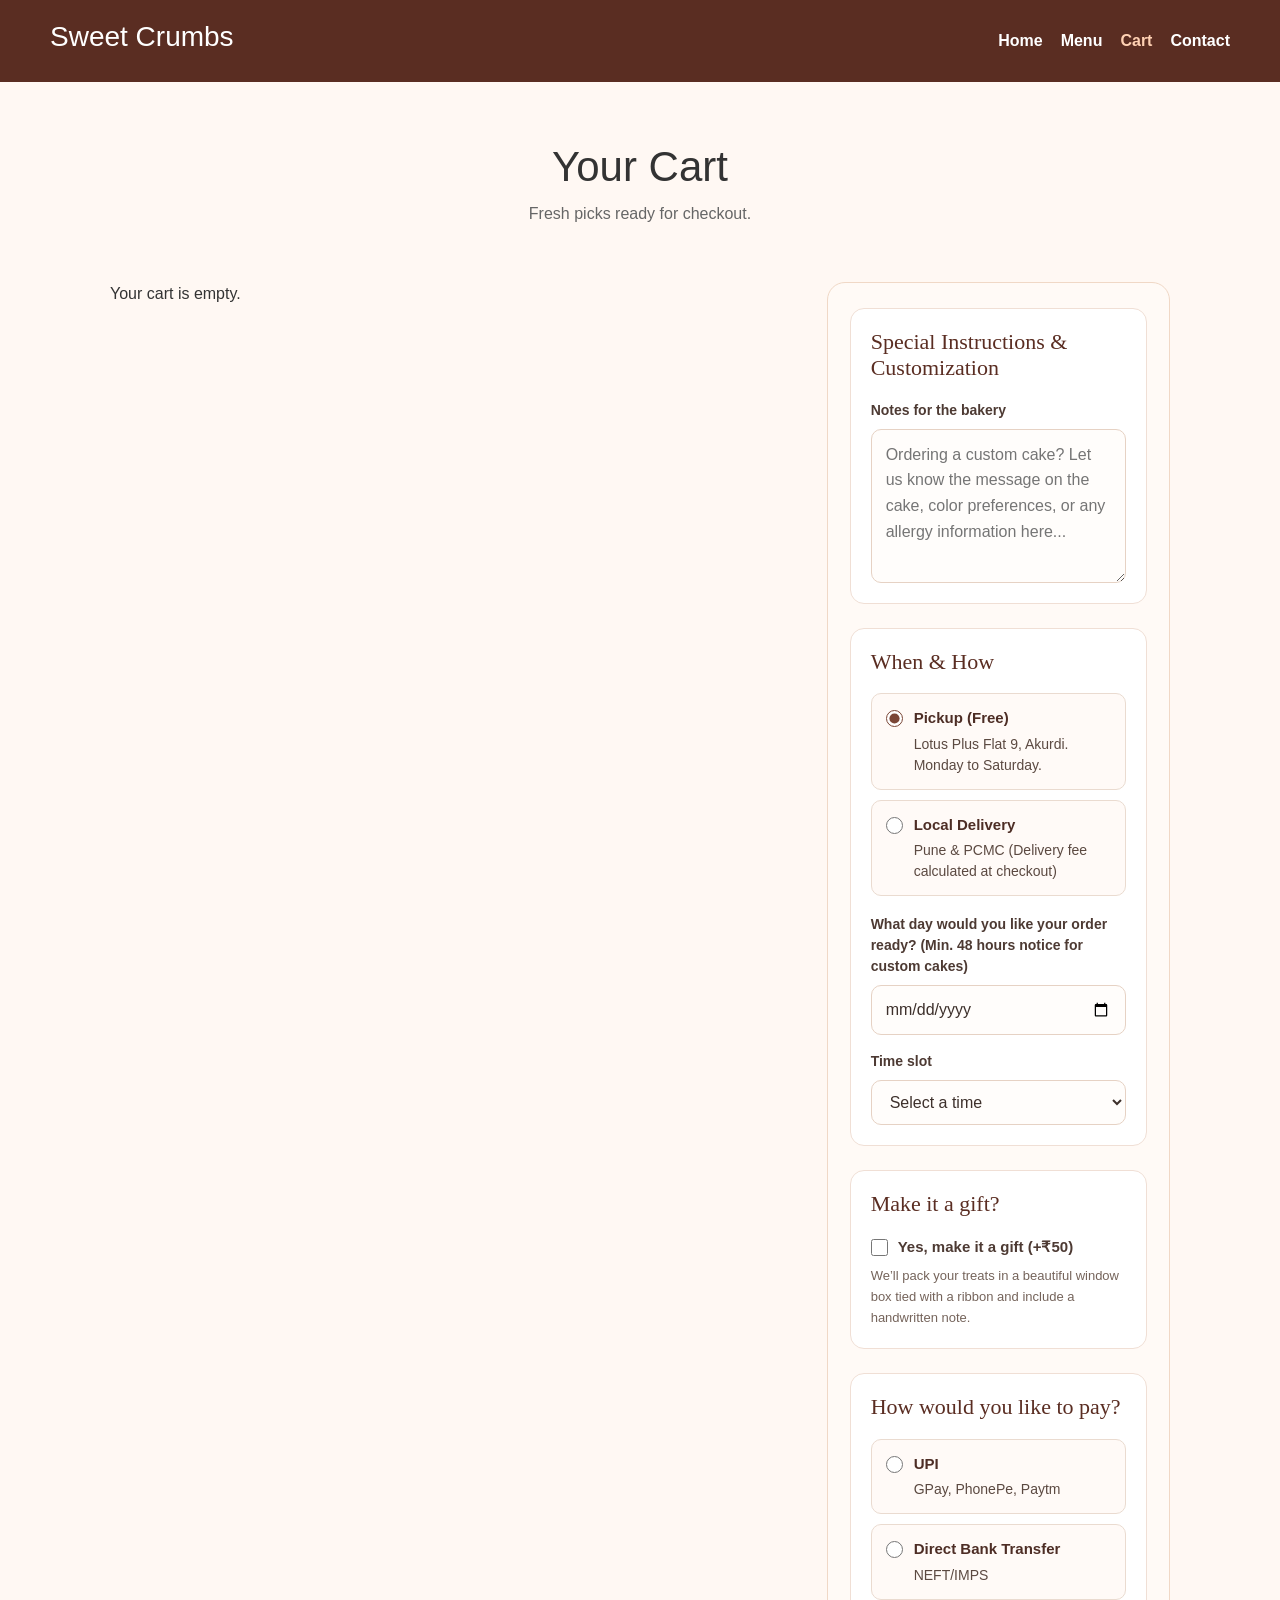
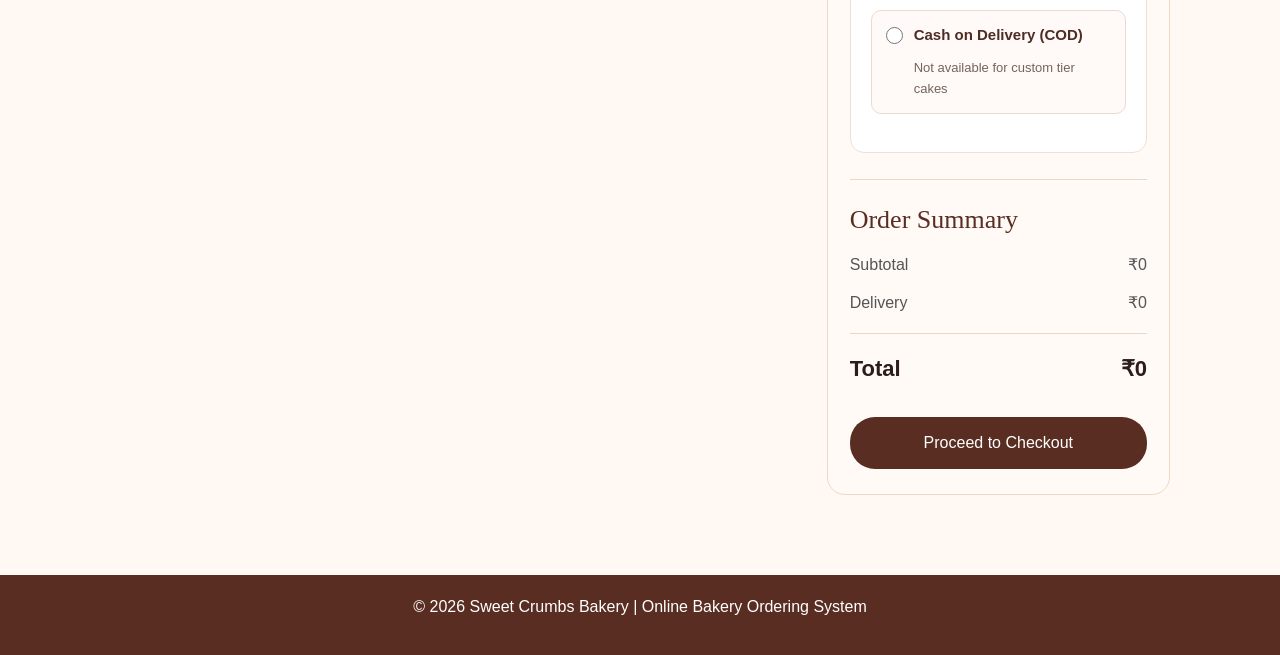
<file: cart.html>
<!DOCTYPE html>
<html>
<head>
    <title>Cart | Sweet Crumbs Bakery</title>
    <link rel="stylesheet" href="https://cdn.jsdelivr.net/npm/bootstrap@5.3.3/dist/css/bootstrap.min.css">
    <link rel="stylesheet" href="style.css">
    <link rel="stylesheet" href="cart.css">
</head>

<body>
    <header>
        <h1>Sweet Crumbs</h1>

        <nav>
            <a href="index.html">Home</a>
            <a href="menu.html">Menu</a>
            <a href="cart.html">Cart</a>
            <a href="contact.html">Contact</a>
        </nav>
    </header>

    <main class="cart-page">
        <section class="cart-header">
            <h2>Your Cart</h2>
            <p>Fresh picks ready for checkout.</p>
        </section>

        <section id="cartItems" class="cart-items"></section>

        <section class="checkout-box">
            <form class="checkout-options-form" id="checkoutOptions">
                <section class="checkout-form-section" aria-labelledby="instructions-heading">
                    <h3 id="instructions-heading">Special Instructions &amp; Customization</h3>
                    <label class="checkout-field-label" for="orderNotes">Notes for the bakery</label>
                    <textarea
                        id="orderNotes"
                        name="orderNotes"
                        rows="5"
                        placeholder="Ordering a custom cake? Let us know the message on the cake, color preferences, or any allergy information here..."></textarea>
                </section>

                <section class="checkout-form-section" aria-labelledby="fulfillment-heading">
                    <h3 id="fulfillment-heading">When &amp; How</h3>
                    <fieldset class="checkout-choice-group">
                        <legend class="visually-hidden">Choose pickup or local delivery</legend>
                        <label class="checkout-choice" for="pickup">
                            <input id="pickup" name="fulfillment" type="radio" value="pickup" checked>
                            <span class="checkout-choice-copy">
                                <strong>Pickup (Free)</strong>
                                <span>Lotus Plus Flat 9, Akurdi. Monday to Saturday.</span>
                            </span>
                        </label>
                        <label class="checkout-choice" for="localDelivery">
                            <input id="localDelivery" name="fulfillment" type="radio" value="delivery">
                            <span class="checkout-choice-copy">
                                <strong>Local Delivery</strong>
                                <span>Pune &amp; PCMC (Delivery fee calculated at checkout)</span>
                            </span>
                        </label>
                    </fieldset>

                    <div class="checkout-field" id="deliveryAddressField" hidden>
                        <label class="checkout-field-label" for="deliveryAddress">Delivery address</label>
                        <textarea id="deliveryAddress" name="deliveryAddress" rows="3" minlength="10" autocomplete="street-address" placeholder="Building, street, area, landmark, and PIN code" aria-describedby="deliveryAddressHelp"></textarea>
                        <p class="checkout-help" id="deliveryAddressHelp">Available in Pune &amp; PCMC. Include your PIN code and a nearby landmark.</p>
                    </div>

                    <div class="checkout-field">
                        <label class="checkout-field-label" for="readyDate">What day would you like your order ready? (Min. 48 hours notice for custom cakes)</label>
                        <input id="readyDate" name="readyDate" type="date" required>
                    </div>
                    <div class="checkout-field">
                        <label class="checkout-field-label" for="timeSlot">Time slot</label>
                        <select id="timeSlot" name="timeSlot" required>
                            <option value="">Select a time</option>
                            <option value="10:00 AM - 12:00 PM">10:00 AM - 12:00 PM</option>
                            <option value="12:00 PM - 3:00 PM">12:00 PM - 3:00 PM</option>
                            <option value="3:00 PM - 6:00 PM">3:00 PM - 6:00 PM</option>
                            <option value="6:00 PM - 8:00 PM">6:00 PM - 8:00 PM</option>
                        </select>
                    </div>
                </section>

                <section class="checkout-form-section" aria-labelledby="gift-heading">
                    <h3 id="gift-heading">Make it a gift?</h3>
                    <label class="gift-choice" for="giftPackaging">
                        <input id="giftPackaging" name="giftPackaging" type="checkbox" value="50">
                        <span>Yes, make it a gift (+₹50)</span>
                    </label>
                    <p class="checkout-help">We’ll pack your treats in a beautiful window box tied with a ribbon and include a handwritten note.</p>
                </section>

                <section class="checkout-form-section" aria-labelledby="payment-heading">
                    <h3 id="payment-heading">How would you like to pay?</h3>
                    <fieldset class="checkout-choice-group payment-options">
                        <legend class="visually-hidden">Choose a payment method</legend>
                        <label class="checkout-choice" for="paymentUpi">
                            <input id="paymentUpi" name="paymentMethod" type="radio" value="upi" required>
                            <span class="checkout-choice-copy"><strong>UPI</strong><span>GPay, PhonePe, Paytm</span></span>
                        </label>
                        <label class="checkout-choice" for="paymentBank">
                            <input id="paymentBank" name="paymentMethod" type="radio" value="bank-transfer" required>
                            <span class="checkout-choice-copy"><strong>Direct Bank Transfer</strong><span>NEFT/IMPS</span></span>
                        </label>
                        <label class="checkout-choice" for="paymentCod">
                            <input id="paymentCod" name="paymentMethod" type="radio" value="cod" required>
                            <span class="checkout-choice-copy">
                                <strong>Cash on Delivery (COD)</strong>
                                <span class="checkout-help">Not available for custom tier cakes</span>
                            </span>
                        </label>
                    </fieldset>
                </section>
            </form>

            <section class="checkout-summary" aria-labelledby="order-summary-heading">
                <h3 id="order-summary-heading">Order Summary</h3>
                <div class="summary-row"><span>Subtotal</span><span id="subtotalValue">₹0</span></div>
                <div class="summary-row"><span>Delivery</span><span id="deliveryValue">₹0</span></div>
                <div class="summary-row" id="giftPackagingSummary" hidden><span>Gift packaging</span><span id="giftPackagingValue">₹0</span></div>
                <div class="summary-row total"><span>Total</span><span id="totalValue">₹0</span></div>
                <button type="button" id="proceedCheckout">Proceed to Checkout</button>
            </section>
        </section>
    </main>

    <div class="modal fade" id="checkoutModal" tabindex="-1" aria-labelledby="checkoutModalTitle" aria-hidden="true">
        <div class="modal-dialog modal-dialog-centered">
            <div class="modal-content">
                <div class="modal-header">
                    <h2 class="modal-title fs-5" id="checkoutModalTitle">Checkout</h2>
                    <button type="button" class="btn-close" data-bs-dismiss="modal" aria-label="Close"></button>
                </div>
                <div class="modal-body" id="checkoutModalMessage" aria-live="polite"></div>
                <div class="modal-footer">
                    <button type="button" class="btn btn-outline-secondary" data-bs-dismiss="modal">Cancel</button>
                    <button type="button" class="btn btn-dark" id="confirmDemoOrder">Complete demo order</button>
                </div>
            </div>
        </div>
    </div>

    <footer>
        <p>© 2026 Sweet Crumbs Bakery | Online Bakery Ordering System</p>
    </footer>
    <script src="https://code.jquery.com/jquery-3.12.4.min.js"></script>
    <script src="https://cdn.jsdelivr.net/npm/bootstrap@5.3.3/dist/js/bootstrap.bundle.min.js"></script>
    <script src="script.js"></script>
</body>
</html>
</file>
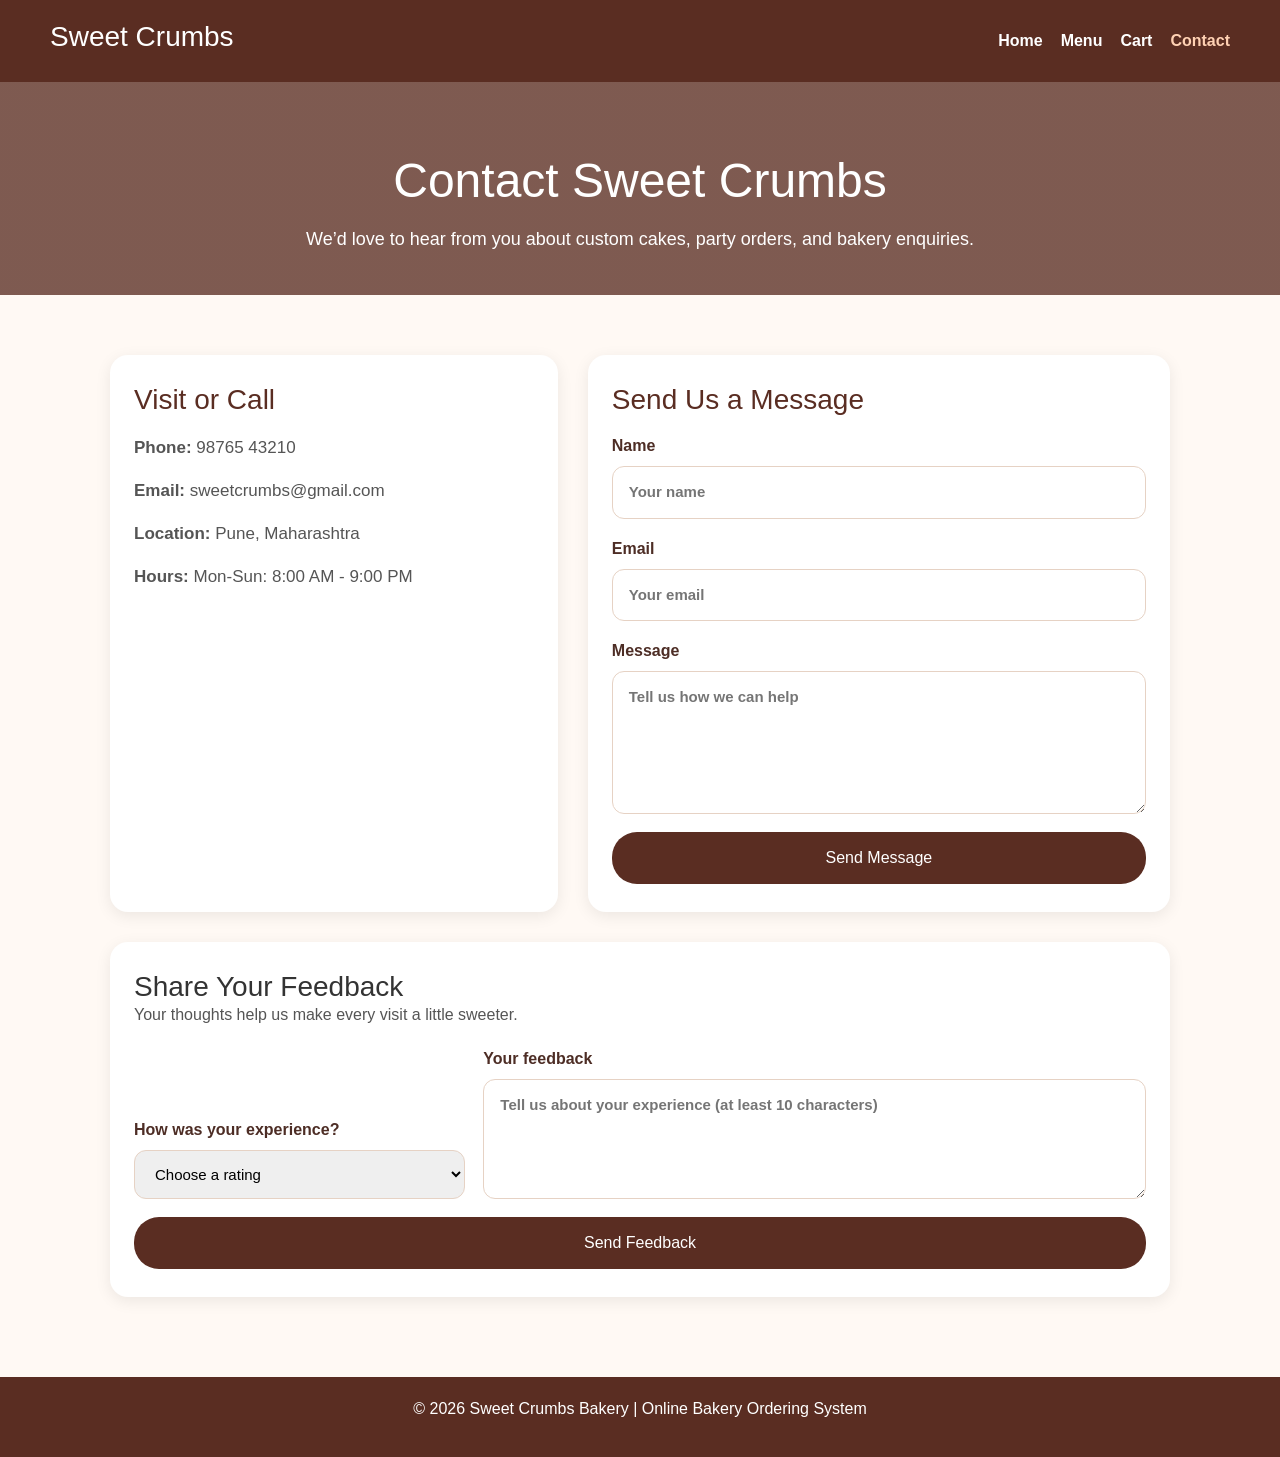
<file: contact.html>
<!DOCTYPE html>
<html>
<head>
    <title>Contact | Sweet Crumbs Bakery</title>
    <link rel="stylesheet" href="https://cdn.jsdelivr.net/npm/bootstrap@5.3.3/dist/css/bootstrap.min.css">
    <link rel="stylesheet" href="style.css">
    <link rel="stylesheet" href="contact.css">
</head>

<body>
    <header>
        <h1>Sweet Crumbs</h1>

        <nav>
            <a href="index.html">Home</a>
            <a href="menu.html">Menu</a>
            <a href="cart.html">Cart</a>
            <a href="contact.html">Contact</a>
        </nav>
    </header>

    <main class="contact-page">
        <section class="contact-hero">
            <h2>Contact Sweet Crumbs</h2>
            <p>We’d love to hear from you about custom cakes, party orders, and bakery enquiries.</p>
        </section>

        <section class="contact-content">
            <div class="contact-card info-card">
                <h3>Visit or Call</h3>
                <p><strong>Phone:</strong> 98765 43210</p>
                <p><strong>Email:</strong> sweetcrumbs@gmail.com</p>
                <p><strong>Location:</strong> Pune, Maharashtra</p>
                <p><strong>Hours:</strong> Mon-Sun: 8:00 AM - 9:00 PM</p>
            </div>

            <div class="contact-card form-card">
                <h3>Send Us a Message</h3>
                <form id="contactForm" class="contact-form" novalidate>
                    <label>
                        Name
                        <input type="text" name="name" placeholder="Your name">
                    </label>

                    <label>
                        Email
                        <input type="email" name="email" placeholder="Your email">
                    </label>

                    <label>
                        Message
                        <textarea name="message" rows="5" placeholder="Tell us how we can help"></textarea>
                    </label>

                    <div id="formMessage" class="form-message" style="display:none;"></div>

                    <button type="submit">Send Message</button>
                </form>
            </div>

            <div class="contact-card feedback-card">
                <h3>Share Your Feedback</h3>
                <p>Your thoughts help us make every visit a little sweeter.</p>
                <form id="feedbackForm" class="contact-form" novalidate>
                    <label for="feedbackRating">
                        How was your experience?
                        <select id="feedbackRating" name="rating" required>
                            <option value="">Choose a rating</option>
                            <option value="5">Excellent</option>
                            <option value="4">Very good</option>
                            <option value="3">Good</option>
                            <option value="2">Could be better</option>
                            <option value="1">Not good</option>
                        </select>
                    </label>

                    <label for="feedbackMessage">
                        Your feedback
                        <textarea id="feedbackMessage" name="feedback" rows="4" minlength="10" required placeholder="Tell us about your experience (at least 10 characters)"></textarea>
                    </label>

                    <div id="feedbackStatus" class="form-message" style="display:none;" aria-live="polite"></div>
                    <button type="submit">Send Feedback</button>
                </form>
            </div>
        </section>
    </main>

    <footer>
        <p>© 2026 Sweet Crumbs Bakery | Online Bakery Ordering System</p>
    </footer>
    <script src="https://code.jquery.com/jquery-3.12.4.min.js"></script>
    <script src="https://cdn.jsdelivr.net/npm/bootstrap@5.3.3/dist/js/bootstrap.bundle.min.js"></script>
    <script src="script.js"></script>
</body>
</html>
</file>
<file: style.css>
:root {
    --brown: #5a2d22;
    --dark: #2c1d1b;
    --cream: #fff8f3;
    --peach: #fed9c2;
    --muted: #666;
    --shadow: 0 4px 14px rgba(0, 0, 0, .1);
}

* { box-sizing: border-box; margin: 0; padding: 0; }
html { scroll-behavior: smooth; }
body { background: var(--cream); color: #333; font-family: Arial, sans-serif; }
img { display: block; max-width: 100%; }
button, input, textarea { font: inherit; }

header {
    align-items: center; background: var(--brown); color: #fff; display: flex;
    justify-content: space-between; padding: 20px 50px; position: relative; z-index: 10;
}
header h1 { font-size: 28px; }
nav { align-items: center; display: flex; flex-wrap: wrap; gap: 18px; justify-content: flex-end; }
nav a { color: #fff; font-weight: 600; line-height: 1.2; text-decoration: none; white-space: nowrap; }
nav a:hover, .active-link { color: #ffd1b3; }

.hero-slider { background: #2f1b17; height: calc(100vh - 80px); min-height: 560px; overflow: hidden; position: relative; }
.slide { background-position: center; background-size: cover; inset: 0; opacity: 0; position: absolute; transform: scale(1.12); transition: opacity 1.2s ease, transform 5s ease; }
.slide.active { opacity: 1; transform: scale(1); }
.slide-1 { background-image: linear-gradient(#5a2d2299, #5a2d2299), url("https://images.unsplash.com/photo-1509440159596-0249088772ff?auto=format&fit=crop&w=1600&q=80"); }
.slide-2 { background-image: linear-gradient(#5a2d2299, #5a2d2299), url("https://images.unsplash.com/photo-1517433670267-08bbd4be890f?auto=format&fit=crop&w=1600&q=80"); }
.hero-overlay { background: #2e160f2e; inset: 0; position: absolute; }
.hero-text { align-items: center; color: #fff; display: flex; flex-direction: column; height: 100%; justify-content: center; padding: 30px; position: relative; text-align: center; z-index: 2; }
.hero-text h2 { font-size: 50px; margin-bottom: 20px; }
.hero-text p { font-size: 20px; margin-bottom: 30px; max-width: 700px; }
.btn { background: var(--peach); border-radius: 25px; color: #fff; font-weight: bold; padding: 13px 30px; text-decoration: none; }

.cake-about { background: linear-gradient(180deg, #fff7f2 0%, #fdf0ea 100%); padding: 80px 40px; }
.cake-about-inner { margin: 0 auto; max-width: 1200px; }
.cake-about-copy { margin: 0 auto 36px; max-width: 780px; text-align: center; }
.cake-about-copy h2 { color: var(--dark); font-size: clamp(2.2rem, 4vw, 3.2rem); margin-bottom: 16px; }
.cake-about-copy p { color: #5d443e; font-size: 1.08rem; line-height: 1.8; }
.cake-info-grid { display: grid; gap: 28px; grid-template-columns: repeat(auto-fit, minmax(250px, 1fr)); }
.cake-info-card { background: #fff; border-radius: 20px; box-shadow: var(--shadow); overflow: hidden; }
.cake-info-card img { height: 220px; object-fit: cover; width: 100%; }
.cake-info-card h3 { color: var(--brown); font-size: 1.55rem; margin: 20px 20px 12px; }
.cake-info-card p { color: #5d443e; line-height: 1.7; margin: 0 20px 24px; }

.home-feature { background: #fffaf7; padding: 80px 40px; }
.home-feature-inner { align-items: center; display: grid; gap: 64px; grid-template-columns: 1fr 1fr; margin: auto; max-width: 1200px; }
.home-feature-image { border-radius: 28px; height: 540px; object-fit: cover; width: 100%; }
.feature-copy { padding: 24px 20px 24px 0; }
.feature-copy h2 { color: var(--dark); font-family: Georgia, "Times New Roman", serif; font-size: clamp(2.5rem, 5vw, 4rem); font-weight: 500; line-height: 1.1; margin-bottom: 22px; }
.feature-copy p { color: #5a4038; font-size: 18px; line-height: 1.85; }
.bakery-gallery { background: linear-gradient(180deg, #fdf0ea, #fff8f3); padding: 76px 40px 86px; }
.gallery-heading { margin: 0 auto 36px; max-width: 720px; text-align: center; }
.gallery-heading .tag { margin-right: auto; margin-left: auto; }
.gallery-heading h2 { color: var(--dark); font-family: Georgia, "Times New Roman", serif; font-size: clamp(2rem, 4vw, 3rem); font-weight: 500; margin-bottom: 12px; }
.gallery-heading p { color: #5a4038; font-size: 17px; line-height: 1.7; }
.gallery-grid { display: grid; grid-auto-rows: 190px; gap: 18px; grid-template-columns: repeat(4, minmax(0, 1fr)); margin: auto; max-width: 1200px; }
.gallery-grid img { border-radius: 20px; height: 100%; object-fit: cover; width: 100%; }
.gallery-grid img:first-child { grid-column: span 2; grid-row: span 2; }
.gallery-grid img:nth-child(4) { grid-column: span 2; }
.order-process { background: #fffaf7; padding: 72px 40px 78px; }
.order-process-inner, .faq-inner { margin: auto; max-width: 1200px; }
.order-section-heading { margin: 0 auto 36px; max-width: 760px; text-align: center; }
.order-section-heading .tag { margin-right: auto; margin-left: auto; }
.order-section-heading h2, .delivery-copy h2 { color: var(--dark); font-family: Georgia, "Times New Roman", serif; font-size: clamp(2rem, 4vw, 3rem); font-weight: 500; margin-bottom: 12px; }
.order-section-heading p, .delivery-copy p { color: #5a4038; font-size: 17px; line-height: 1.7; }
.process-grid { display: grid; gap: 24px; grid-template-columns: repeat(3, minmax(0, 1fr)); }
.process-card { background: #fff; border: 1px solid #f0dfd5; border-radius: 20px; box-shadow: var(--shadow); padding: 30px 28px; }
.process-number { color: #bf8064; display: block; font-family: Georgia, "Times New Roman", serif; font-size: 32px; margin-bottom: 18px; }
.process-card h3 { color: var(--brown); font-family: Georgia, "Times New Roman", serif; font-size: 23px; margin-bottom: 12px; }
.process-card p { color: #5a4038; line-height: 1.75; margin: 0; }
.delivery-info { background: linear-gradient(135deg, #f9e9df, #fff5ef); padding: 72px 40px; }
.delivery-info-inner { margin: auto; max-width: 1000px; }
.delivery-copy { margin-bottom: 28px; text-align: center; }
.delivery-zones { background: #fffaf7; border: 1px solid #efd9cb; border-radius: 18px; display: grid; gap: 0; grid-template-columns: repeat(3, minmax(0, 1fr)); list-style: none; margin: 0; overflow: hidden; padding: 0; }
.delivery-zones li { align-items: center; border-right: 1px solid #efd9cb; display: flex; flex-direction: column; gap: 10px; justify-content: center; min-height: 116px; padding: 20px; text-align: center; }
.delivery-zones li:last-child { border-right: 0; }
.delivery-zones span { color: #5a4038; line-height: 1.5; }
.delivery-zones strong { color: var(--brown); font-size: 22px; }
.delivery-note { color: #5a4038; line-height: 1.7; margin: 24px auto 0; max-width: 800px; text-align: center; }
.faq-section { background: #fffaf7; padding: 72px 40px 80px; }
.faq-list { margin: auto; max-width: 900px; }
.faq-item { background: #fff; border: 1px solid #efdfd6; border-radius: 14px; margin-bottom: 14px; padding: 0 22px; }
.faq-item summary { color: var(--brown); cursor: pointer; font-size: 17px; font-weight: 700; line-height: 1.5; padding: 19px 28px 19px 0; position: relative; }
.faq-item summary::marker { color: #bf8064; }
.faq-item p { color: #5a4038; line-height: 1.7; margin: 0; padding: 0 0 20px; }
.location-map { background: #fffaf7; padding: 0 40px 76px; }
.map-wrapper { border-radius: 24px; box-shadow: 0 10px 28px #5a2d2214; margin: auto; max-width: 1200px; overflow: hidden; }
.map-wrapper iframe { border: 0; display: block; height: 400px; width: 100%; }
.product-card button, .menu-meta button, .checkout-box button, .contact-form button {
    background: var(--brown); border: 0; border-radius: 25px; color: #fff; cursor: pointer; padding: 11px 22px;
}
.product-card button:hover, .menu-meta button:hover, .checkout-box button:hover, .contact-form button:hover { background: #e89b6c; }

.about { background: #f5dfd2; padding: 60px 20%; text-align: center; }
.about h2 { font-size: 32px; margin-bottom: 20px; }
.about p { font-size: 18px; line-height: 1.6; }
.contact { background: linear-gradient(135deg, #fff4ee, #f8e8df); padding: 70px 40px 80px; }
.contact-wrapper { background: #fff; border-radius: 24px; box-shadow: 0 10px 28px #5a2d2214; display: grid; grid-template-columns: 1.1fr 1fr; margin: auto; max-width: 1100px; overflow: hidden; }
.contact-text { display: flex; flex-direction: column; justify-content: center; padding: 50px 40px; }
.tag { background: #fce4d8; border-radius: 999px; color: var(--brown); display: inline-block; font-size: 12px; font-weight: bold; letter-spacing: .08em; margin-bottom: 18px; padding: 8px 16px; text-transform: uppercase; width: fit-content; }
.contact-text h2 { color: var(--dark); font-size: 38px; margin-bottom: 16px; }
.contact-text p { color: #5a4038; font-size: 18px; line-height: 1.7; }
.contact-details { background: linear-gradient(#5a2d22, #743a2d); color: #fff; display: flex; flex-direction: column; gap: 22px; justify-content: center; padding: 50px 40px; }
.detail-item { border-bottom: 1px solid #ffffff33; padding-bottom: 18px; }
.detail-item:last-child { border: 0; padding-bottom: 0; }
.label { display: block; font-size: 12px; letter-spacing: .08em; margin-bottom: 8px; opacity: .8; text-transform: uppercase; }
.detail-item p { font-size: 20px; line-height: 1.5; }

.menu-page, .contact-page { background: #fff9f5; }
.menu-hero, .contact-hero { background-position: center; background-size: cover; color: #fff; padding: 70px 20px 40px; text-align: center; }
.menu-hero { background-image: linear-gradient(#5a2d22bf, #5a2d22bf), url("https://images.unsplash.com/photo-1509440159596-0249088772ff?auto=format&fit=crop&w=1600&q=80"); }
.contact-hero { background-image: linear-gradient(#5a2d22c7, #5a2d22c7), url("https://images.unsplash.com/photo-1517433670267-08bbd4be890f?auto=format&fit=crop&w=1600&q=80"); }
.menu-hero h2, .contact-hero h2 { font-size: 48px; margin-bottom: 15px; }
.menu-hero p, .contact-hero p { font-size: 18px; line-height: 1.7; margin: auto; max-width: 700px; }
.menu-section { padding: 60px 40px 80px; }
.menu-grid { display: grid; gap: 28px; grid-template-columns: repeat(auto-fit, minmax(260px, 1fr)); margin: auto; max-width: 1200px; }
.menu-card, .contact-card { background: #fff; border-radius: 18px; box-shadow: var(--shadow); overflow: hidden; }
.menu-card img { height: 220px; object-fit: cover; width: 100%; }
.menu-content { padding: 22px 20px 18px; }
.menu-content h3 { font-size: 22px; margin-bottom: 10px; }
.menu-content p { color: var(--muted); line-height: 1.6; margin-bottom: 18px; }
.menu-meta { align-items: center; display: flex; gap: 12px; justify-content: space-between; }
.menu-meta span { color: var(--brown); font-size: 24px; font-weight: bold; }

.cart-page { display: grid; gap: 30px; grid-template-columns: 2fr 1fr; margin: auto; max-width: 1100px; padding: 60px 20px 80px; }
.cart-header { grid-column: 1 / -1; margin-bottom: 10px; text-align: center; }
.cart-header h2 { font-size: 42px; margin-bottom: 10px; }
.cart-header p, .cart-item p { color: var(--muted); }
.cart-items { display: flex; flex-direction: column; gap: 18px; }
.cart-item { align-items: center; background: #fff; border-radius: 16px; box-shadow: var(--shadow); display: flex; gap: 18px; padding: 16px; }
.cart-item img { border-radius: 12px; height: 120px; object-fit: cover; width: 120px; }
.cart-item div { flex: 1; }
.cart-item h3 { margin-bottom: 8px; }
.cart-item span { color: var(--brown); font-size: 20px; font-weight: bold; }
.checkout-box { background: #fffaf6; border: 1px solid #f0d8c6; border-radius: 18px; height: fit-content; padding: 25px 22px; }
.checkout-box h3 { font-size: 28px; margin-bottom: 18px; }
.summary-row { color: #555; display: flex; justify-content: space-between; margin-bottom: 14px; }
.summary-row.total { border-top: 1px solid #ead7c8; color: var(--dark); font-size: 22px; font-weight: bold; margin-top: 18px; padding-top: 18px; }
.checkout-box button { margin-top: 18px; width: 100%; }

.contact-content { display: grid; gap: 30px; grid-template-columns: 1fr 1.3fr; margin: auto; max-width: 1100px; padding: 60px 20px 80px; }
.contact-card { padding: 28px 24px; }
.info-card h3, .form-card h3 { color: var(--brown); font-size: 28px; margin-bottom: 18px; }
.info-card p { color: #555; font-size: 17px; line-height: 1.7; margin-bottom: 14px; }
.contact-form { display: flex; flex-direction: column; gap: 18px; }
.contact-form label { color: #4d2d25; display: flex; flex-direction: column; font-weight: 600; gap: 8px; }
.contact-form input, .contact-form textarea { border: 1px solid #e6d2c4; border-radius: 12px; padding: 14px 16px; resize: vertical; width: 100%; }
.contact-form input:focus, .contact-form textarea:focus { border-color: #c88d70; outline: 2px solid #5a2d2230; }
.form-message { border-radius: 10px; display: none; font-size: 15px; padding: 12px 14px; }
.form-message.success { background: #eafaf1; border: 1px solid #b8e7c8; color: #1f7a4f; }
.form-message.error { background: #fff0ee; border: 1px solid #f2b8b0; color: #b14f3a; }
footer { background: var(--brown); color: #fff; padding: 20px; text-align: center; }

@media (max-width: 780px) {
    header { flex-direction: column; gap: 12px; padding: 18px 20px; }
    .hero-text h2 { font-size: 38px; }
    .about { padding: 60px 12%; }
    .home-feature { padding: 56px 24px; }
    .home-feature-inner { gap: 30px; grid-template-columns: 1fr; }
    .home-feature-image { height: 380px; }
    .feature-copy { padding: 0; }
    .bakery-gallery { padding: 58px 24px 64px; }
    .gallery-grid { grid-auto-rows: 160px; grid-template-columns: repeat(2, minmax(0, 1fr)); }
    .gallery-grid img:first-child { grid-column: span 2; grid-row: span 1; }
    .gallery-grid img:nth-child(4) { grid-column: span 1; }
    .order-process, .delivery-info, .faq-section { padding: 56px 24px; }
    .process-grid { grid-template-columns: 1fr; }
    .process-card { padding: 26px 24px; }
    .delivery-zones { grid-template-columns: 1fr; }
    .delivery-zones li { border-bottom: 1px solid #efd9cb; border-right: 0; min-height: auto; }
    .delivery-zones li:last-child { border-bottom: 0; }
    .location-map { padding: 0 24px 60px; }
    .map-wrapper iframe { height: 360px; }
    .cart-page, .contact-content, .contact-wrapper { grid-template-columns: 1fr; }
    .cart-item { flex-wrap: wrap; }
}

@media (max-width: 480px) {
    .home-feature-image { height: 300px; }
    .gallery-grid { gap: 12px; grid-auto-rows: 130px; }
    .gallery-grid img { border-radius: 14px; }
    .map-wrapper iframe { height: 320px; }
}
</file>
<file: cart.css>
.cart-page {
    max-width: 1100px;
    margin: 0 auto;
    padding: 60px 20px 80px;
    display: grid;
    grid-template-columns: 2fr 1fr;
    gap: 30px;
}

.cart-header {
    grid-column: 1 / -1;
    text-align: center;
    margin-bottom: 10px;
}

.cart-header h2 {
    font-size: 42px;
    margin-bottom: 10px;
}

.cart-header p {
    color: #666;
}

.cart-items {
    display: flex;
    flex-direction: column;
    gap: 18px;
}

.cart-item {
    background: white;
    border-radius: 16px;
    box-shadow: 0 4px 12px rgba(0,0,0,0.08);
    padding: 16px;
    display: flex;
    align-items: center;
    gap: 18px;
}

.cart-item img {
    width: 120px;
    height: 120px;
    object-fit: cover;
    border-radius: 12px;
}

.cart-item div {
    flex: 1;
}

.cart-item h3 {
    margin-bottom: 8px;
}

.cart-item p {
    color: #666;
}

.cart-item span {
    font-weight: bold;
    font-size: 20px;
    color: #5a2d22;
}

.checkout-box {
    background: #fffaf6;
    border: 1px solid #f0d8c6;
    border-radius: 18px;
    padding: 25px 22px;
    height: fit-content;
}

.checkout-options-form {
    display: flex;
    flex-direction: column;
    gap: 24px;
}

.checkout-form-section {
    background: #fff;
    border: 1px solid #f0dfd5;
    border-radius: 14px;
    padding: 20px;
}

.checkout-form-section h3,
.checkout-summary h3 {
    color: #5a2d22;
    font-family: Georgia, "Times New Roman", serif;
    margin-bottom: 18px;
    font-size: 22px;
}

.checkout-field-label {
    color: #4d3a33;
    display: block;
    font-size: 14px;
    font-weight: 600;
    line-height: 1.5;
    margin-bottom: 8px;
}

.checkout-form-section textarea,
.checkout-form-section input[type="date"],
.checkout-form-section select {
    background: #fffdfb;
    border: 1px solid #e6d2c4;
    border-radius: 10px;
    color: #3d302b;
    font: inherit;
    padding: 12px 14px;
    width: 100%;
}

.checkout-form-section textarea {
    display: block;
    line-height: 1.6;
    min-height: 130px;
    resize: vertical;
}

.checkout-form-section textarea:focus,
.checkout-form-section input[type="date"]:focus,
.checkout-form-section select:focus {
    border-color: #c88d70;
    outline: 3px solid #5a2d2220;
}

.checkout-choice-group {
    border: 0;
    display: grid;
    gap: 10px;
    margin: 0 0 18px;
    min-width: 0;
    padding: 0;
}

.checkout-choice {
    align-items: flex-start;
    background: #fffaf7;
    border: 1px solid #eadbd0;
    border-radius: 10px;
    cursor: pointer;
    display: flex;
    gap: 11px;
    padding: 13px 14px;
}

.checkout-choice input,
.gift-choice input {
    accent-color: #7a4636;
    flex: 0 0 auto;
    height: 17px;
    margin: 3px 0 0;
    width: 17px;
}

.checkout-choice-copy {
    color: #5b4941;
    display: flex;
    flex-direction: column;
    font-size: 14px;
    gap: 4px;
    line-height: 1.5;
}

.checkout-choice-copy strong {
    color: #4d2d25;
    font-size: 15px;
}

.checkout-field + .checkout-field {
    margin-top: 16px;
}

.checkout-help {
    color: #75645b;
    font-size: 13px;
    line-height: 1.6;
    margin: 8px 0 0;
}

.gift-choice {
    align-items: flex-start;
    color: #4d3a33;
    cursor: pointer;
    display: flex;
    font-size: 15px;
    font-weight: 600;
    gap: 10px;
    line-height: 1.5;
}

.checkout-summary {
    border-top: 1px solid #ead7c8;
    margin-top: 26px;
    padding-top: 24px;
}

.checkout-summary h3 {
    font-size: 26px;
}

.summary-row {
    display: flex;
    justify-content: space-between;
    margin-bottom: 14px;
    color: #555;
}

.summary-row[hidden] {
    display: none;
}

.summary-row.total {
    font-size: 22px;
    font-weight: bold;
    color: #2c1d1b;
    margin-top: 18px;
    padding-top: 18px;
    border-top: 1px solid #ead7c8;
}

.checkout-box button {
    width: 100%;
    margin-top: 18px;
    background: #5a2d22;
    color: white;
    border: none;
    border-radius: 25px;
    padding: 14px;
    font-size: 16px;
    cursor: pointer;
}

.checkout-summary button:focus-visible {
    outline: 3px solid #bf8064;
    outline-offset: 3px;
}

.checkout-box button:hover {
    background: #e89b6c;
}

@media (max-width: 780px) {
    .cart-page {
        grid-template-columns: 1fr;
    }

    .cart-item {
        flex-wrap: wrap;
    }
}
</file>
<file: contact.css>
.contact-page {
    background: #fff9f4;
}

.contact-hero {
    text-align: center;
    padding: 70px 20px 40px;
    background: linear-gradient(rgba(90,45,34,0.78), rgba(90,45,34,0.78)),
        url("https://images.unsplash.com/photo-1517433670267-08bbd4be890f?auto=format&fit=crop&w=1600&q=80") center/cover no-repeat;
    color: white;
}

.contact-hero h2 {
    font-size: 48px;
    margin-bottom: 15px;
}

.contact-hero p {
    max-width: 700px;
    margin: 0 auto;
    font-size: 18px;
    line-height: 1.7;
}

.contact-content {
    max-width: 1100px;
    margin: 0 auto;
    padding: 60px 20px 80px;
    display: grid;
    grid-template-columns: 1fr 1.3fr;
    gap: 30px;
}

.contact-card {
    background: white;
    border-radius: 18px;
    box-shadow: 0 4px 16px rgba(0,0,0,0.08);
    padding: 28px 24px;
}

.info-card h3,
.form-card h3 {
    font-size: 28px;
    margin-bottom: 18px;
    color: #5a2d22;
}

.info-card p {
    margin-bottom: 14px;
    color: #555;
    font-size: 17px;
    line-height: 1.7;
}

.contact-form {
    display: flex;
    flex-direction: column;
    gap: 18px;
}

.contact-form label {
    display: flex;
    flex-direction: column;
    gap: 8px;
    color: #4d2d25;
    font-weight: 600;
}

.contact-form input,
.contact-form select,
.contact-form textarea {
    width: 100%;
    padding: 14px 16px;
    border: 1px solid #e6d2c4;
    border-radius: 12px;
    font-size: 15px;
    font-family: Arial, sans-serif;
    resize: vertical;
}

.contact-form input:focus,
.contact-form select:focus,
.contact-form textarea:focus {
    outline: 2px solid rgba(90,45,34,0.18);
    border-color: #c88d70;
}

.contact-form button {
    background: #5a2d22;
    color: white;
    border: none;
    border-radius: 25px;
    padding: 14px 22px;
    font-size: 16px;
    cursor: pointer;
    transition: background 0.3s ease;
}

.contact-form button:hover {
    background: #e89b6c;
}

.feedback-card {
    grid-column: 1 / -1;
}

.feedback-card > p {
    color: #555;
    margin: -8px 0 20px;
}

.feedback-card .contact-form {
    display: grid;
    grid-template-columns: 1fr 2fr;
    align-items: end;
}

.feedback-card .form-message,
.feedback-card button {
    grid-column: 1 / -1;
}

.form-message {
    border-radius: 8px;
    padding: 12px 14px;
}

.form-message.error {
    background: #fff0ed;
    color: #8b2d1e;
}

.form-message.success {
    background: #edf7ed;
    color: #285c31;
}

@media (max-width: 780px) {
    .contact-content {
        grid-template-columns: 1fr;
    }

    .feedback-card .contact-form {
        grid-template-columns: 1fr;
    }
}
</file>
